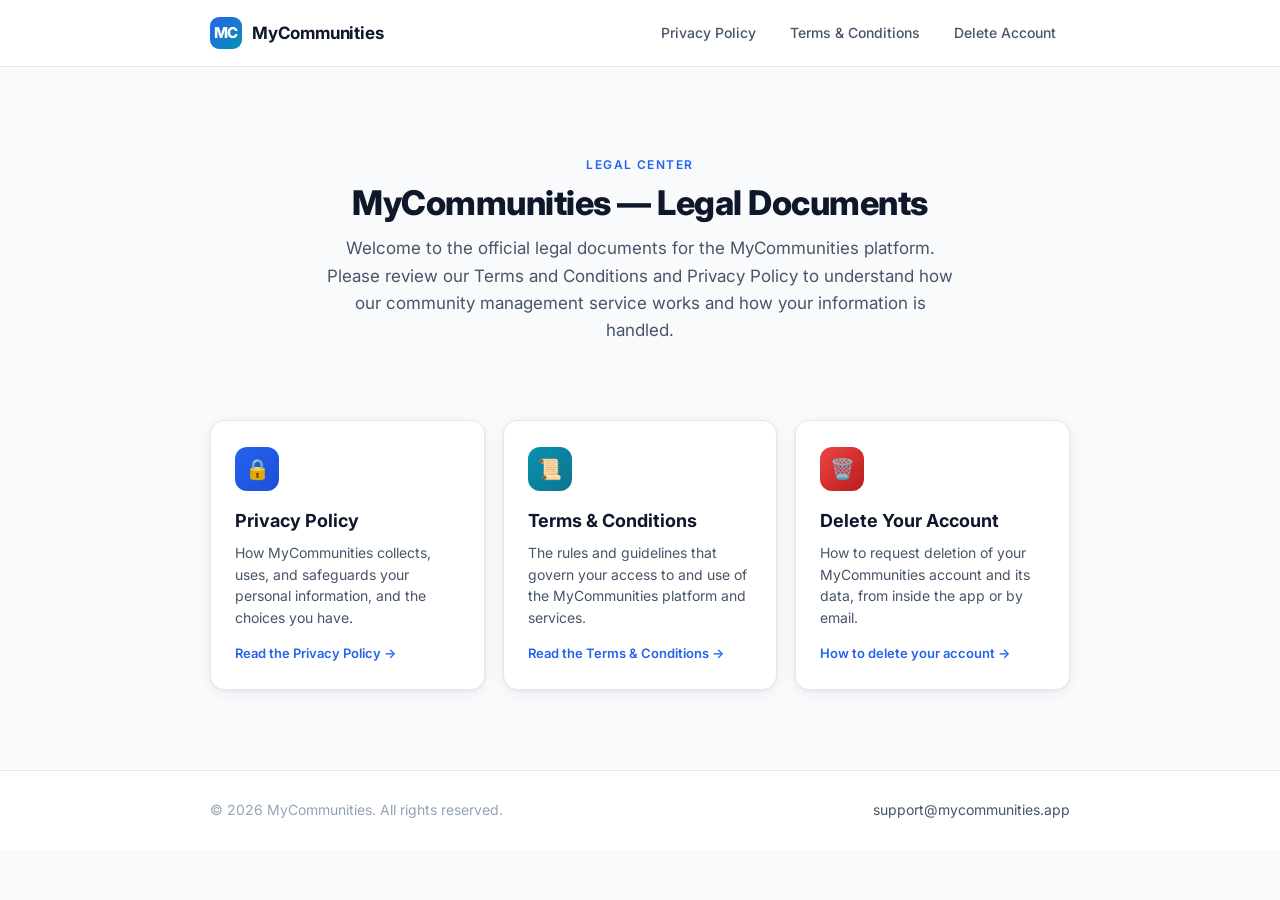
<file: index.html>
<!DOCTYPE html>
<html lang="en">
<head>
  <meta charset="UTF-8" />
  <meta name="viewport" content="width=device-width, initial-scale=1.0" />
  <title>Legal Documents — MyCommunities</title>
  <meta
    name="description"
    content="Official Terms and Conditions and Privacy Policy for the MyCommunities platform."
  />
  <link rel="preconnect" href="https://fonts.googleapis.com" />
  <link rel="preconnect" href="https://fonts.gstatic.com" crossorigin />
  <link
    href="https://fonts.googleapis.com/css2?family=Inter:wght@400;500;600;700;800&display=swap"
    rel="stylesheet"
  />
  <link rel="stylesheet" href="assets/style.css" />
  <link
    rel="icon"
    href="data:image/svg+xml,<svg xmlns='http://www.w3.org/2000/svg' viewBox='0 0 100 100'><text y='.9em' font-size='90'>🏘️</text></svg>"
  />
</head>
<body>
  <header class="site-header">
    <div class="inner">
      <a class="brand" href="index.html">
        <span class="logo">MC</span>
        <span>MyCommunities</span>
      </a>
      <nav class="site-nav">
        <a href="privacy.html">Privacy Policy</a>
        <a href="terms.html">Terms &amp; Conditions</a>
        <a href="delete-account.html">Delete Account</a>
      </nav>
    </div>
  </header>

  <main>
    <section class="landing-hero">
      <p class="eyebrow">Legal Center</p>
      <h1>MyCommunities — Legal Documents</h1>
      <p class="lead">
        Welcome to the official legal documents for the MyCommunities platform.
        Please review our Terms and Conditions and Privacy Policy to understand
        how our community management service works and how your information is
        handled.
      </p>
    </section>

    <div class="docs-grid">
      <a class="doc-tile" href="privacy.html">
        <div class="icon privacy">🔒</div>
        <h2>Privacy Policy</h2>
        <p>
          How MyCommunities collects, uses, and safeguards your personal
          information, and the choices you have.
        </p>
        <div class="meta">Read the Privacy Policy →</div>
      </a>

      <a class="doc-tile" href="terms.html">
        <div class="icon terms">📜</div>
        <h2>Terms &amp; Conditions</h2>
        <p>
          The rules and guidelines that govern your access to and use of the
          MyCommunities platform and services.
        </p>
        <div class="meta">Read the Terms &amp; Conditions →</div>
      </a>

      <a class="doc-tile" href="delete-account.html">
        <div class="icon deletion">🗑️</div>
        <h2>Delete Your Account</h2>
        <p>
          How to request deletion of your MyCommunities account and its data, from
          inside the app or by email.
        </p>
        <div class="meta">How to delete your account →</div>
      </a>
    </div>
  </main>

  <footer class="site-footer">
    <div class="inner">
      <span>© 2026 MyCommunities. All rights reserved.</span>
      <a href="mailto:support@mycommunities.app">support@mycommunities.app</a>
    </div>
  </footer>
</body>
</html>
</file>
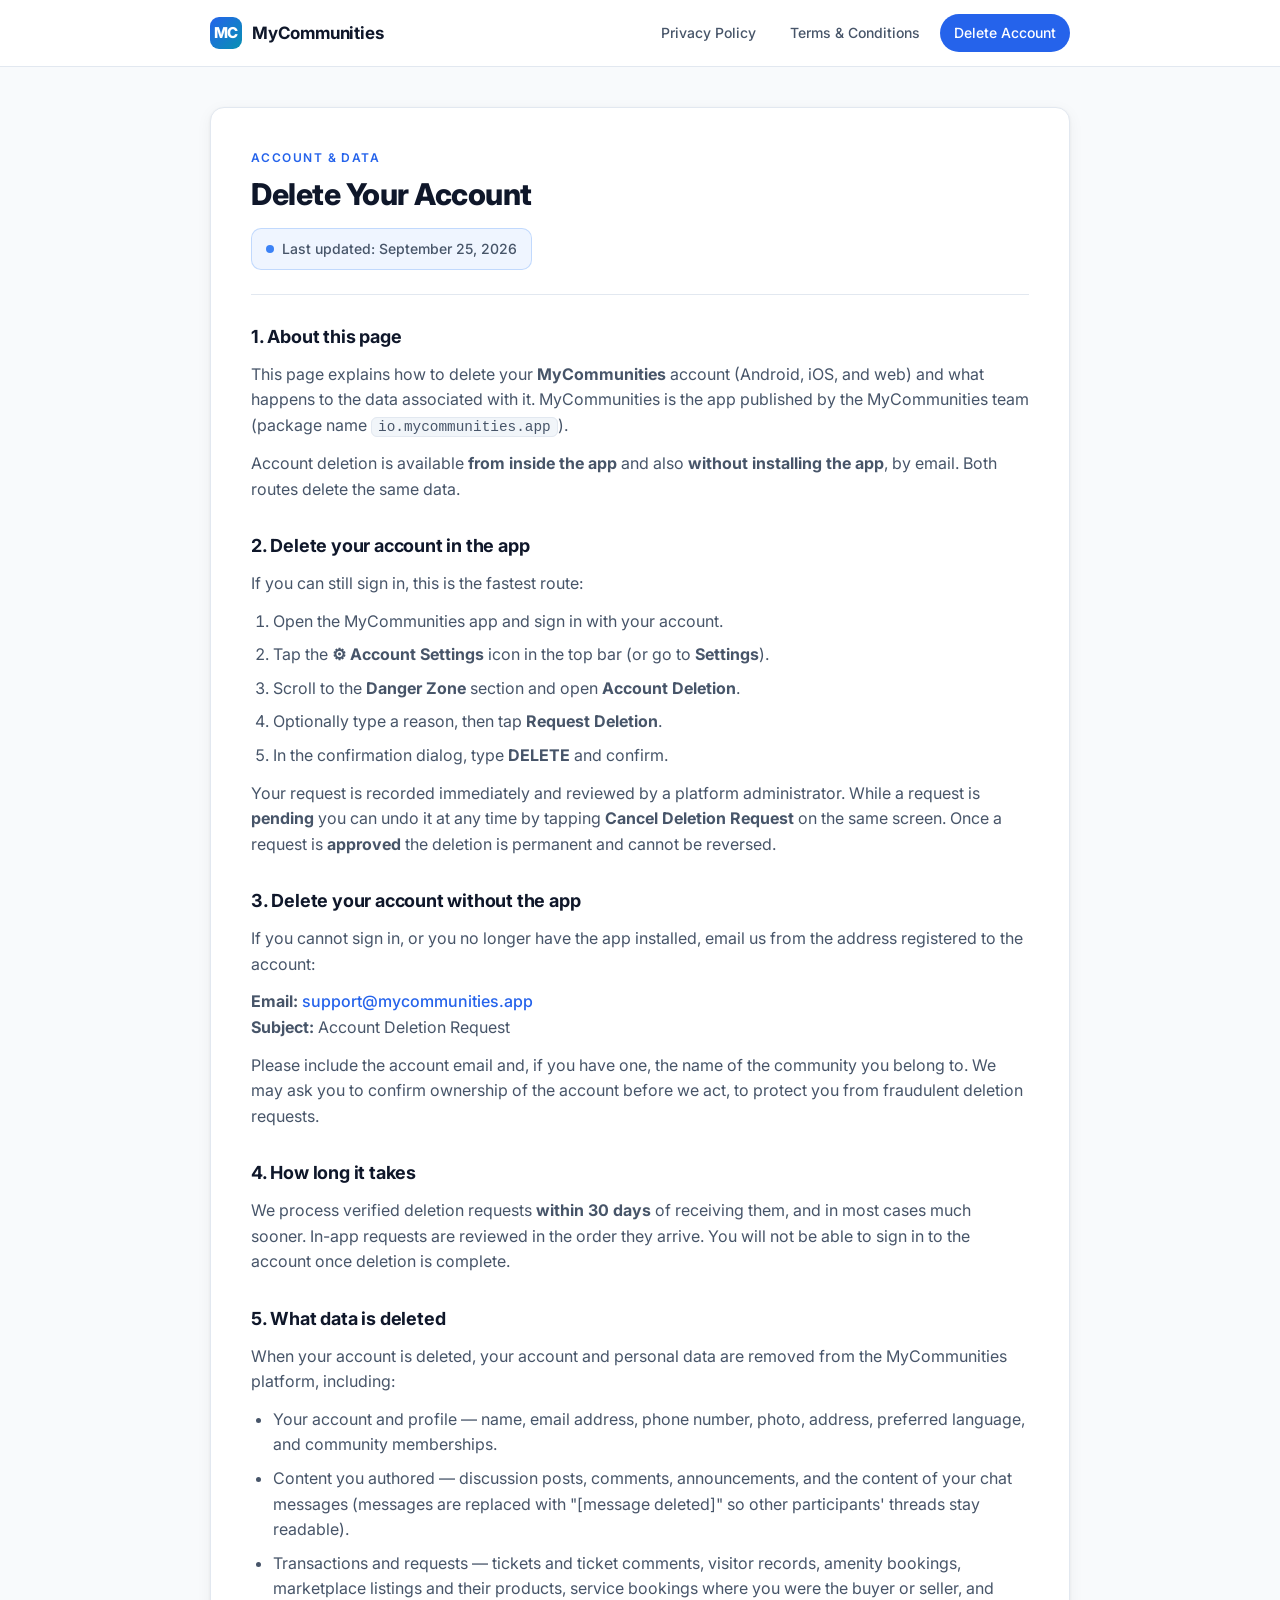
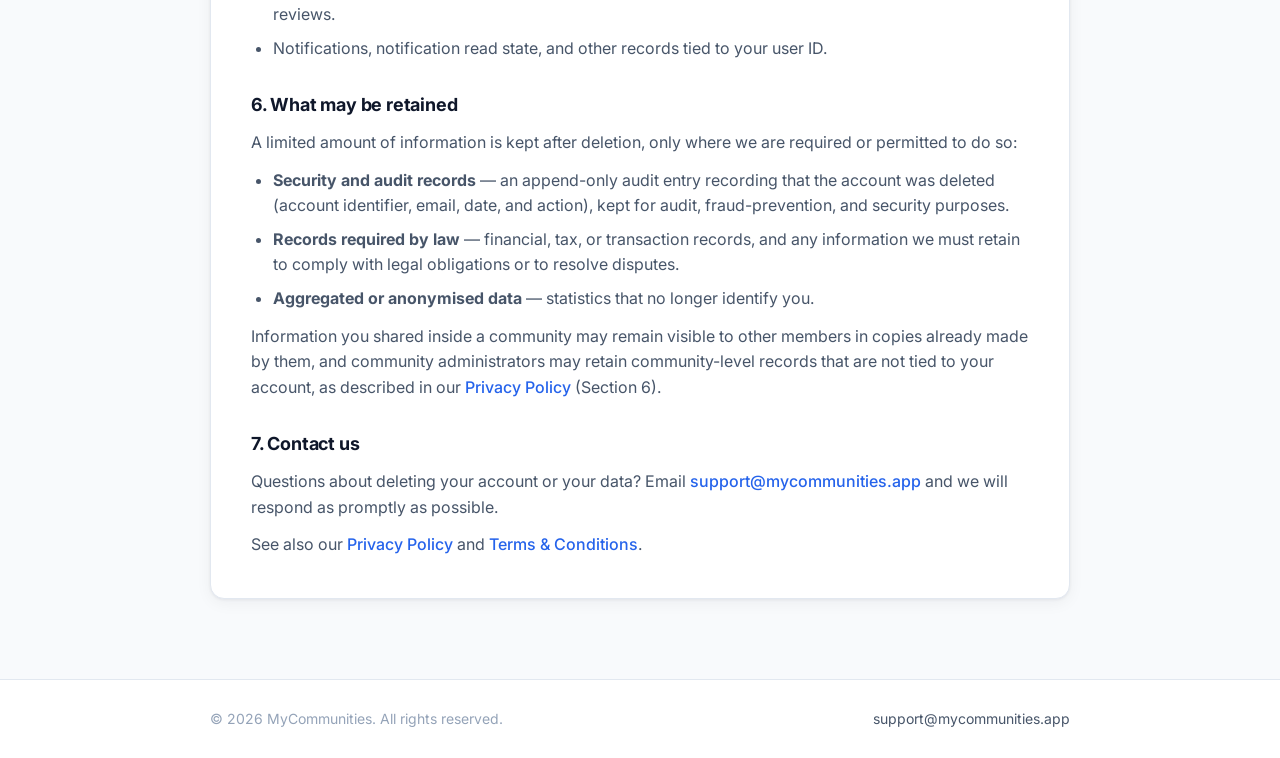
<file: delete-account.html>
<!DOCTYPE html>
<html lang="en">
<head>
  <meta charset="UTF-8" />
  <meta name="viewport" content="width=device-width, initial-scale=1.0" />
  <title>Delete Your Account — MyCommunities</title>
  <meta
    name="description"
    content="How to delete your MyCommunities account and the personal data associated with it — from inside the app or by email."
  />
  <link rel="preconnect" href="https://fonts.googleapis.com" />
  <link rel="preconnect" href="https://fonts.gstatic.com" crossorigin />
  <link
    href="https://fonts.googleapis.com/css2?family=Inter:wght@400;500;600;700;800&display=swap"
    rel="stylesheet"
  />
  <link rel="stylesheet" href="assets/style.css" />
  <link
    rel="icon"
    href="data:image/svg+xml,<svg xmlns='http://www.w3.org/2000/svg' viewBox='0 0 100 100'><text y='.9em' font-size='90'>🏘️</text></svg>"
  />
</head>
<body>
  <header class="site-header">
    <div class="inner">
      <a class="brand" href="index.html">
        <span class="logo">MC</span>
        <span>MyCommunities</span>
      </a>
      <nav class="site-nav">
        <a href="privacy.html">Privacy Policy</a>
        <a href="terms.html">Terms &amp; Conditions</a>
        <a class="active" href="delete-account.html">Delete Account</a>
      </nav>
    </div>
  </header>

  <main>
    <div class="document-card">
      <div class="doc-header">
        <p class="eyebrow">Account &amp; Data</p>
        <h1>Delete Your Account</h1>
        <span class="updated-banner">
          <span class="dot"></span>
          Last updated: September 25, 2026
        </span>
      </div>

      <section class="legal-section">
        <h2>1. About this page</h2>
        <p>
          This page explains how to delete your <strong>MyCommunities</strong>
          account (Android, iOS, and web) and what happens to the data associated
          with it. MyCommunities is the app published by the MyCommunities team
          (package name <code>io.mycommunities.app</code>).
        </p>
        <p>
          Account deletion is available <strong>from inside the app</strong> and
          also <strong>without installing the app</strong>, by email. Both routes
          delete the same data.
        </p>
      </section>

      <section class="legal-section">
        <h2>2. Delete your account in the app</h2>
        <p>If you can still sign in, this is the fastest route:</p>
        <ol>
          <li>Open the MyCommunities app and sign in with your account.</li>
          <li>
            Tap the <strong>⚙ Account Settings</strong> icon in the top bar (or go
            to <strong>Settings</strong>).
          </li>
          <li>
            Scroll to the <strong>Danger Zone</strong> section and open
            <strong>Account Deletion</strong>.
          </li>
          <li>
            Optionally type a reason, then tap <strong>Request Deletion</strong>.
          </li>
          <li>
            In the confirmation dialog, type <strong>DELETE</strong> and confirm.
          </li>
        </ol>
        <p>
          Your request is recorded immediately and reviewed by a platform
          administrator. While a request is <strong>pending</strong> you can undo it
          at any time by tapping <strong>Cancel Deletion Request</strong> on the same
          screen. Once a request is <strong>approved</strong> the deletion is
          permanent and cannot be reversed.
        </p>
      </section>

      <section class="legal-section">
        <h2>3. Delete your account without the app</h2>
        <p>
          If you cannot sign in, or you no longer have the app installed, email us
          from the address registered to the account:
        </p>
        <p>
          <strong>Email:</strong>
          <a href="mailto:support@mycommunities.app?subject=Account%20Deletion%20Request">support@mycommunities.app</a>
          <br />
          <strong>Subject:</strong> Account Deletion Request
        </p>
        <p>
          Please include the account email and, if you have one, the name of the
          community you belong to. We may ask you to confirm ownership of the
          account before we act, to protect you from fraudulent deletion requests.
        </p>
      </section>

      <section class="legal-section">
        <h2>4. How long it takes</h2>
        <p>
          We process verified deletion requests <strong>within 30 days</strong> of
          receiving them, and in most cases much sooner. In-app requests are
          reviewed in the order they arrive. You will not be able to sign in to the
          account once deletion is complete.
        </p>
      </section>

      <section class="legal-section">
        <h2>5. What data is deleted</h2>
        <p>
          When your account is deleted, your account and personal data are removed
          from the MyCommunities platform, including:
        </p>
        <ul>
          <li>
            Your account and profile — name, email address, phone number, photo,
            address, preferred language, and community memberships.
          </li>
          <li>
            Content you authored — discussion posts, comments, announcements, and
            the content of your chat messages (messages are replaced with
            &quot;[message deleted]&quot; so other participants' threads stay
            readable).
          </li>
          <li>
            Transactions and requests — tickets and ticket comments, visitor
            records, amenity bookings, marketplace listings and their products,
            service bookings where you were the buyer or seller, and reviews.
          </li>
          <li>
            Notifications, notification read state, and other records tied to your
            user ID.
          </li>
        </ul>
      </section>

      <section class="legal-section">
        <h2>6. What may be retained</h2>
        <p>
          A limited amount of information is kept after deletion, only where we are
          required or permitted to do so:
        </p>
        <ul>
          <li>
            <strong>Security and audit records</strong> — an append-only audit entry
            recording that the account was deleted (account identifier, email, date,
            and action), kept for audit, fraud-prevention, and security purposes.
          </li>
          <li>
            <strong>Records required by law</strong> — financial, tax, or
            transaction records, and any information we must retain to comply with
            legal obligations or to resolve disputes.
          </li>
          <li>
            <strong>Aggregated or anonymised data</strong> — statistics that no
            longer identify you.
          </li>
        </ul>
        <p>
          Information you shared inside a community may remain visible to other
          members in copies already made by them, and community administrators may
          retain community-level records that are not tied to your account, as
          described in our <a href="privacy.html">Privacy Policy</a> (Section 6).
        </p>
      </section>

      <section class="legal-section">
        <h2>7. Contact us</h2>
        <p>
          Questions about deleting your account or your data? Email
          <a href="mailto:support@mycommunities.app">support@mycommunities.app</a>
          and we will respond as promptly as possible.
        </p>
        <p>
          See also our <a href="privacy.html">Privacy Policy</a> and
          <a href="terms.html">Terms &amp; Conditions</a>.
        </p>
      </section>
    </div>
  </main>

  <footer class="site-footer">
    <div class="inner">
      <span>© 2026 MyCommunities. All rights reserved.</span>
      <a href="mailto:support@mycommunities.app">support@mycommunities.app</a>
    </div>
  </footer>
</body>
</html>
</file>
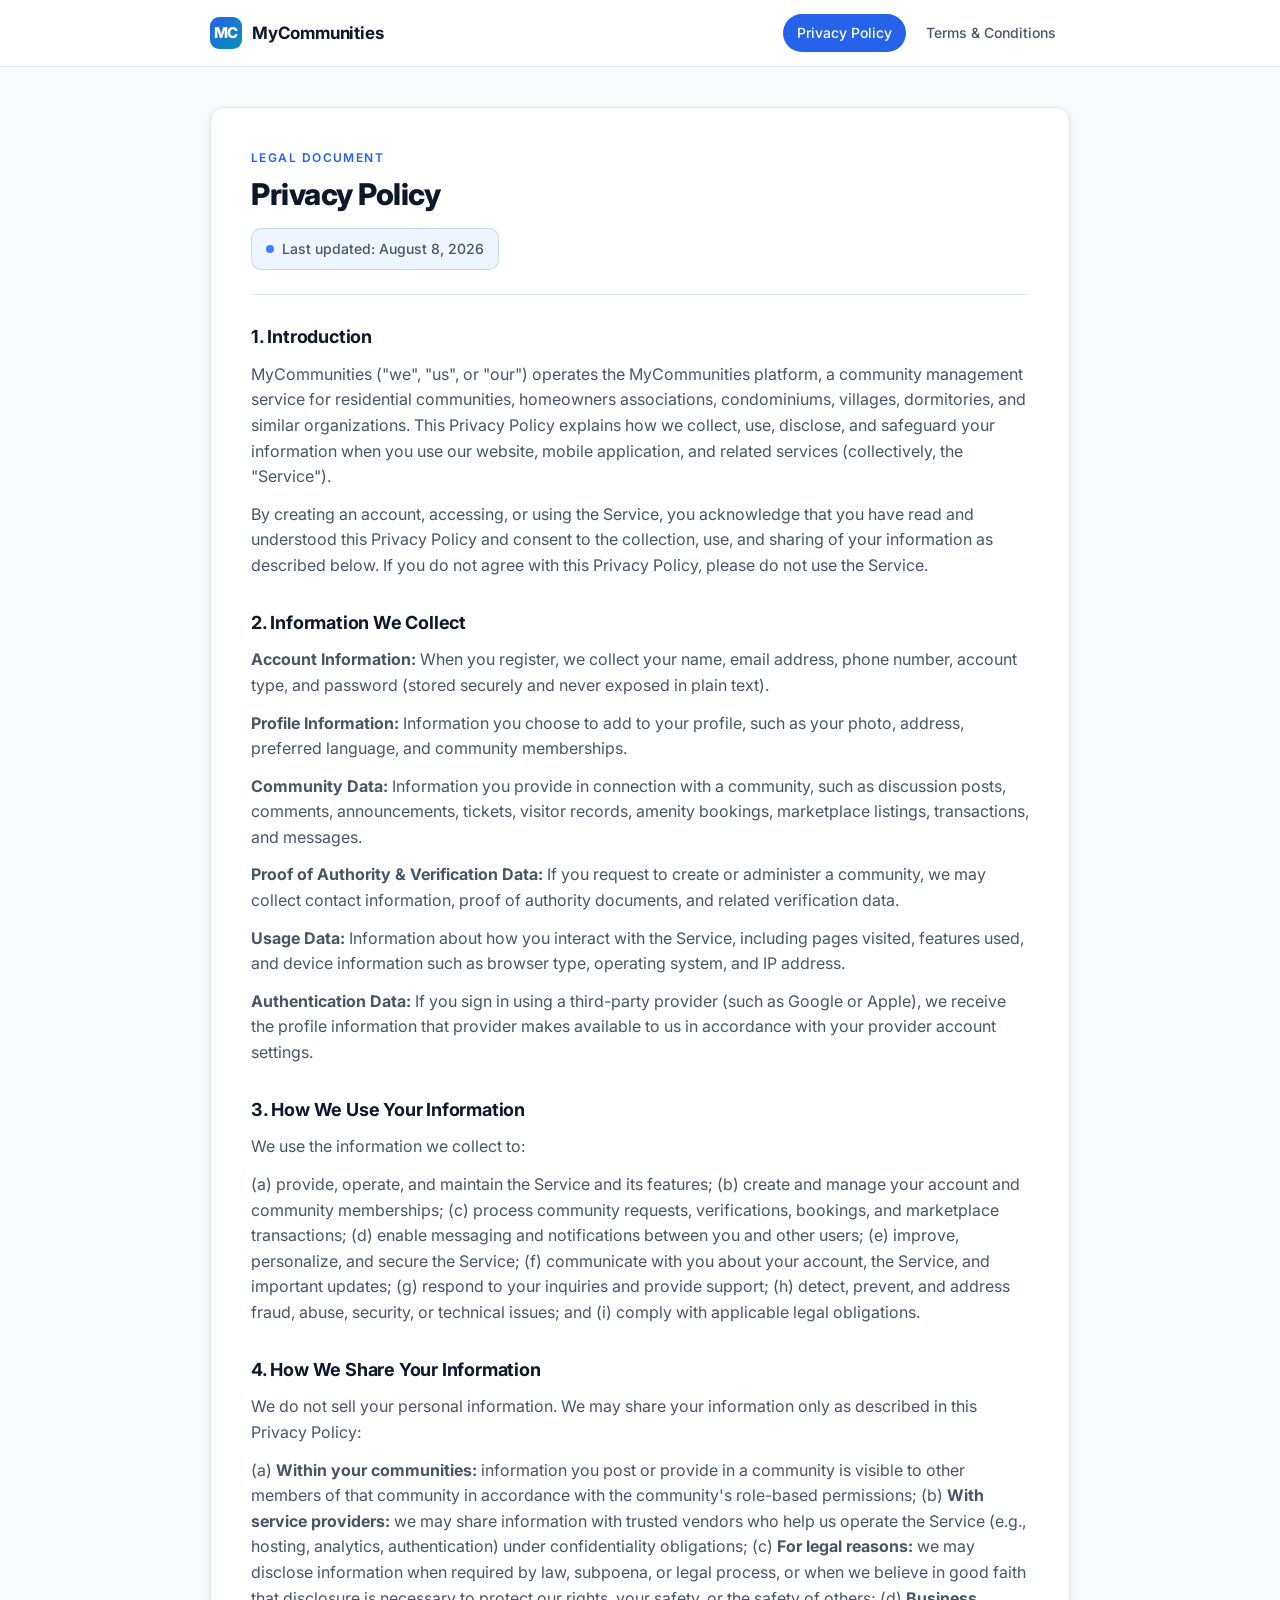
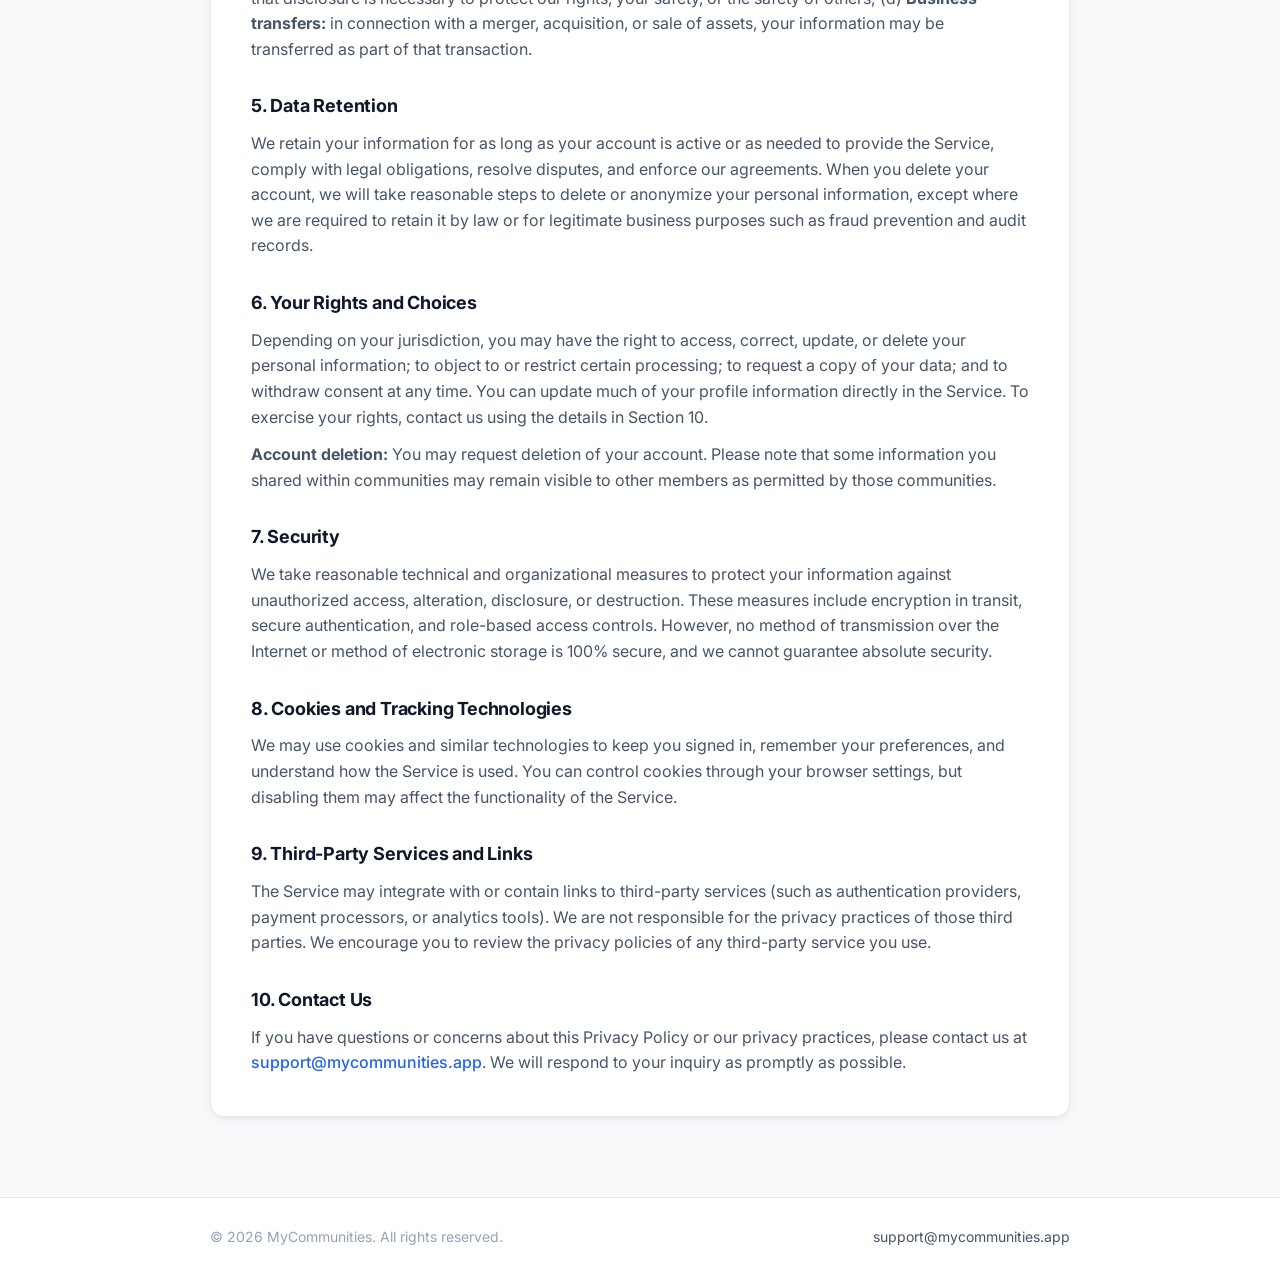
<file: privacy.html>
<!DOCTYPE html>
<html lang="en">
<head>
  <meta charset="UTF-8" />
  <meta name="viewport" content="width=device-width, initial-scale=1.0" />
  <title>Privacy Policy — MyCommunities</title>
  <meta
    name="description"
    content="Privacy Policy for the MyCommunities platform — how we collect, use, disclose, and safeguard your information."
  />
  <link rel="preconnect" href="https://fonts.googleapis.com" />
  <link rel="preconnect" href="https://fonts.gstatic.com" crossorigin />
  <link
    href="https://fonts.googleapis.com/css2?family=Inter:wght@400;500;600;700;800&display=swap"
    rel="stylesheet"
  />
  <link rel="stylesheet" href="assets/style.css" />
  <link
    rel="icon"
    href="data:image/svg+xml,<svg xmlns='http://www.w3.org/2000/svg' viewBox='0 0 100 100'><text y='.9em' font-size='90'>🏘️</text></svg>"
  />
</head>
<body>
  <header class="site-header">
    <div class="inner">
      <a class="brand" href="index.html">
        <span class="logo">MC</span>
        <span>MyCommunities</span>
      </a>
      <nav class="site-nav">
        <a class="active" href="privacy.html">Privacy Policy</a>
        <a href="terms.html">Terms &amp; Conditions</a>
      </nav>
    </div>
  </header>

  <main>
    <div class="document-card">
      <div class="doc-header">
        <p class="eyebrow">Legal Document</p>
        <h1>Privacy Policy</h1>
        <span class="updated-banner">
          <span class="dot"></span>
          Last updated: August 8, 2026
        </span>
      </div>


      <section class="legal-section">
        <h2>1. Introduction</h2>
        <p>
          MyCommunities (&quot;we&quot;, &quot;us&quot;, or &quot;our&quot;) operates the MyCommunities
          platform, a community management service for residential communities,
          homeowners associations, condominiums, villages, dormitories, and similar
          organizations. This Privacy Policy explains how we collect, use, disclose,
          and safeguard your information when you use our website, mobile
          application, and related services (collectively, the &quot;Service&quot;).
        </p>
        <p>
          By creating an account, accessing, or using the Service, you acknowledge
          that you have read and understood this Privacy Policy and consent to the
          collection, use, and sharing of your information as described below. If
          you do not agree with this Privacy Policy, please do not use the Service.
        </p>
      </section>

      <section class="legal-section">
        <h2>2. Information We Collect</h2>
        <p>
          <strong>Account Information:</strong> When you register, we collect your
          name, email address, phone number, account type, and password (stored
          securely and never exposed in plain text).
        </p>
        <p>
          <strong>Profile Information:</strong> Information you choose to add to
          your profile, such as your photo, address, preferred language, and
          community memberships.
        </p>
        <p>
          <strong>Community Data:</strong> Information you provide in connection
          with a community, such as discussion posts, comments, announcements,
          tickets, visitor records, amenity bookings, marketplace listings,
          transactions, and messages.
        </p>
        <p>
          <strong>Proof of Authority &amp; Verification Data:</strong> If you request
          to create or administer a community, we may collect contact information,
          proof of authority documents, and related verification data.
        </p>
        <p>
          <strong>Usage Data:</strong> Information about how you interact with the
          Service, including pages visited, features used, and device information
          such as browser type, operating system, and IP address.
        </p>
        <p>
          <strong>Authentication Data:</strong> If you sign in using a third-party
          provider (such as Google or Apple), we receive the profile information
          that provider makes available to us in accordance with your provider
          account settings.
        </p>
      </section>

      <section class="legal-section">
        <h2>3. How We Use Your Information</h2>
        <p>We use the information we collect to:</p>
        <p>
          (a) provide, operate, and maintain the Service and its features; (b)
          create and manage your account and community memberships; (c) process
          community requests, verifications, bookings, and marketplace
          transactions; (d) enable messaging and notifications between you and
          other users; (e) improve, personalize, and secure the Service; (f)
          communicate with you about your account, the Service, and important
          updates; (g) respond to your inquiries and provide support; (h) detect,
          prevent, and address fraud, abuse, security, or technical issues; and (i)
          comply with applicable legal obligations.
        </p>
      </section>

      <section class="legal-section">
        <h2>4. How We Share Your Information</h2>
        <p>
          We do not sell your personal information. We may share your information
          only as described in this Privacy Policy:
        </p>
        <p>
          (a) <strong>Within your communities:</strong> information you post or
          provide in a community is visible to other members of that community in
          accordance with the community&#39;s role-based permissions; (b)
          <strong>With service providers:</strong> we may share information with
          trusted vendors who help us operate the Service (e.g., hosting,
          analytics, authentication) under confidentiality obligations; (c)
          <strong>For legal reasons:</strong> we may disclose information when
          required by law, subpoena, or legal process, or when we believe in good
          faith that disclosure is necessary to protect our rights, your safety, or
          the safety of others; (d) <strong>Business transfers:</strong> in
          connection with a merger, acquisition, or sale of assets, your
          information may be transferred as part of that transaction.
        </p>
      </section>


      <section class="legal-section">
        <h2>5. Data Retention</h2>
        <p>
          We retain your information for as long as your account is active or as
          needed to provide the Service, comply with legal obligations, resolve
          disputes, and enforce our agreements. When you delete your account, we
          will take reasonable steps to delete or anonymize your personal
          information, except where we are required to retain it by law or for
          legitimate business purposes such as fraud prevention and audit records.
        </p>
      </section>

      <section class="legal-section">
        <h2>6. Your Rights and Choices</h2>
        <p>
          Depending on your jurisdiction, you may have the right to access, correct,
          update, or delete your personal information; to object to or restrict
          certain processing; to request a copy of your data; and to withdraw
          consent at any time. You can update much of your profile information
          directly in the Service. To exercise your rights, contact us using the
          details in Section 10.
        </p>
        <p>
          <strong>Account deletion:</strong> You may request deletion of your
          account. Please note that some information you shared within communities
          may remain visible to other members as permitted by those communities.
        </p>
      </section>

      <section class="legal-section">
        <h2>7. Security</h2>
        <p>
          We take reasonable technical and organizational measures to protect your
          information against unauthorized access, alteration, disclosure, or
          destruction. These measures include encryption in transit, secure
          authentication, and role-based access controls. However, no method of
          transmission over the Internet or method of electronic storage is 100%
          secure, and we cannot guarantee absolute security.
        </p>
      </section>


      <section class="legal-section">
        <h2>8. Cookies and Tracking Technologies</h2>
        <p>
          We may use cookies and similar technologies to keep you signed in,
          remember your preferences, and understand how the Service is used. You
          can control cookies through your browser settings, but disabling them may
          affect the functionality of the Service.
        </p>
      </section>

      <section class="legal-section">
        <h2>9. Third-Party Services and Links</h2>
        <p>
          The Service may integrate with or contain links to third-party services
          (such as authentication providers, payment processors, or analytics
          tools). We are not responsible for the privacy practices of those third
          parties. We encourage you to review the privacy policies of any
          third-party service you use.
        </p>
      </section>

      <section class="legal-section">
        <h2>10. Contact Us</h2>
        <p>
          If you have questions or concerns about this Privacy Policy or our
          privacy practices, please contact us at
          <a href="mailto:support@mycommunities.app">support@mycommunities.app</a>.
          We will respond to your inquiry as promptly as possible.
        </p>
      </section>
    </div>
  </main>

  <footer class="site-footer">
    <div class="inner">
      <span>© 2026 MyCommunities. All rights reserved.</span>
      <a href="mailto:support@mycommunities.app">support@mycommunities.app</a>
    </div>
  </footer>
</body>
</html>
</file>
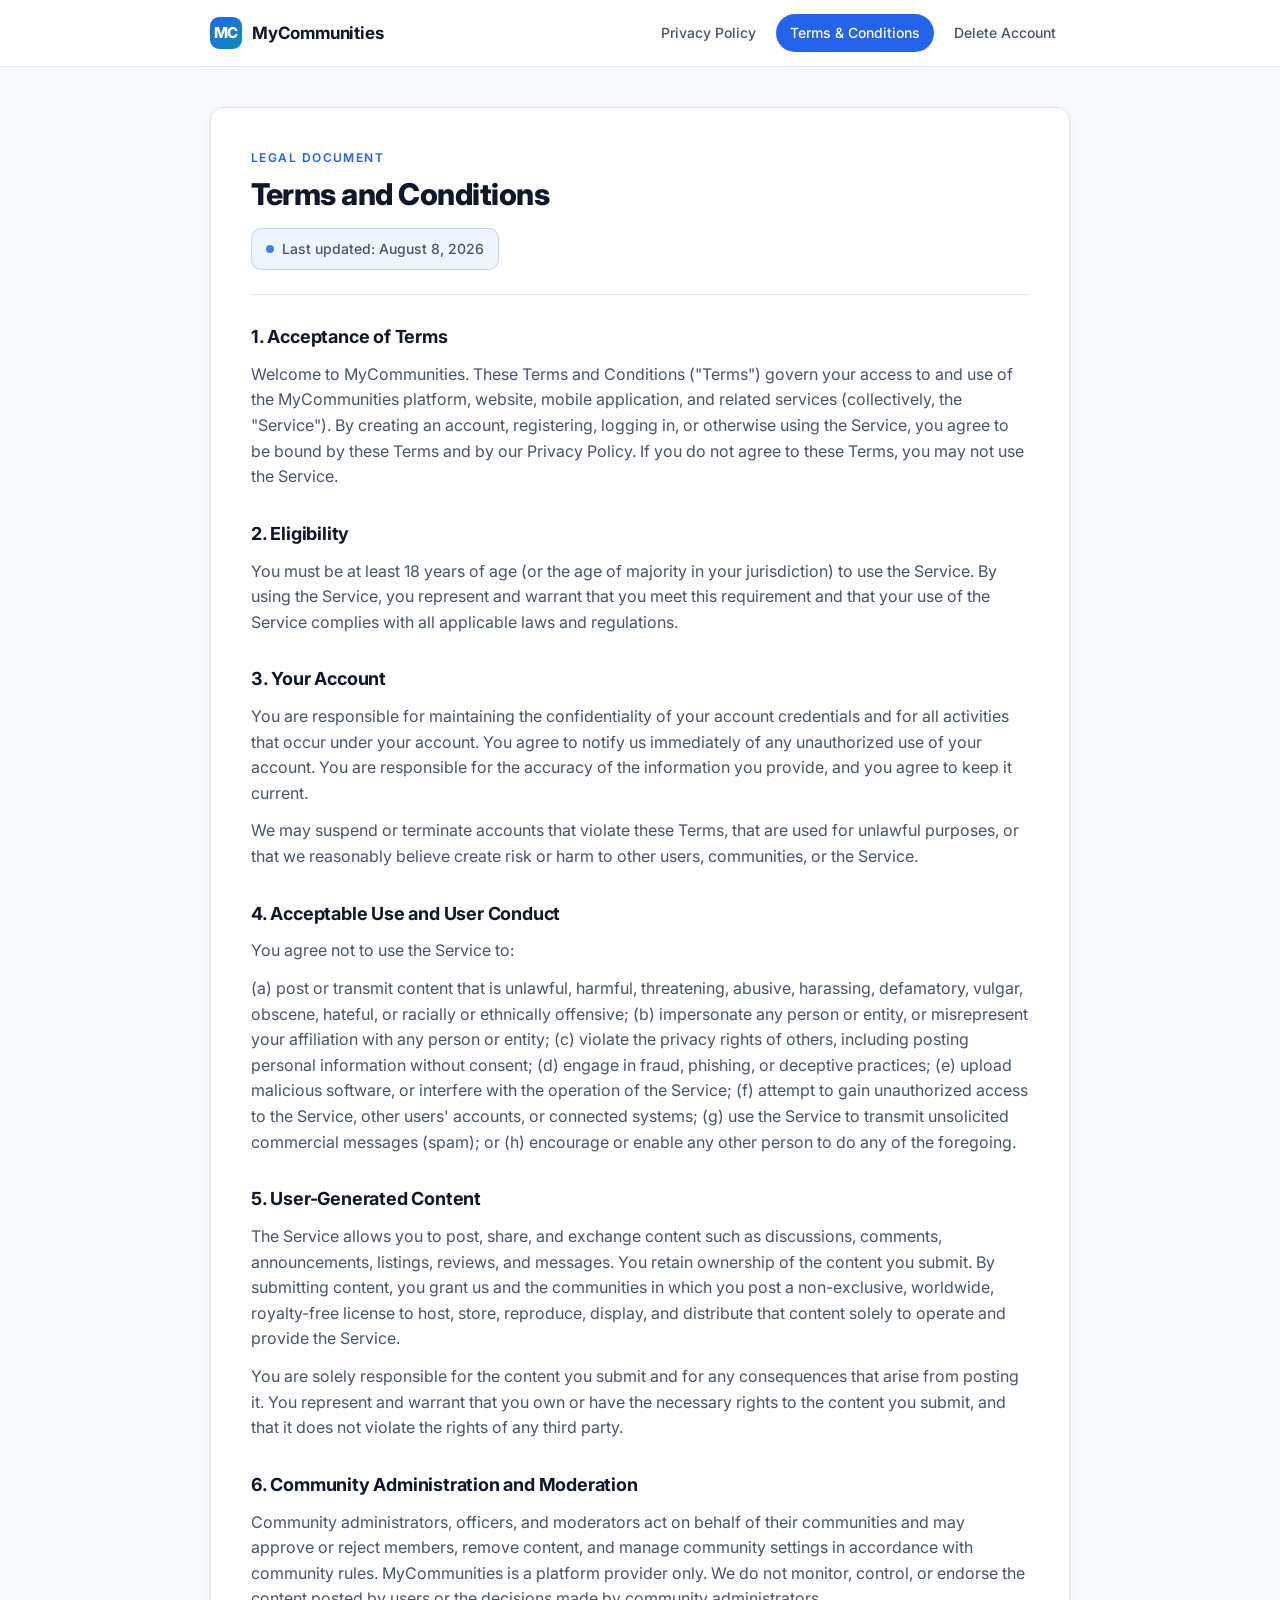
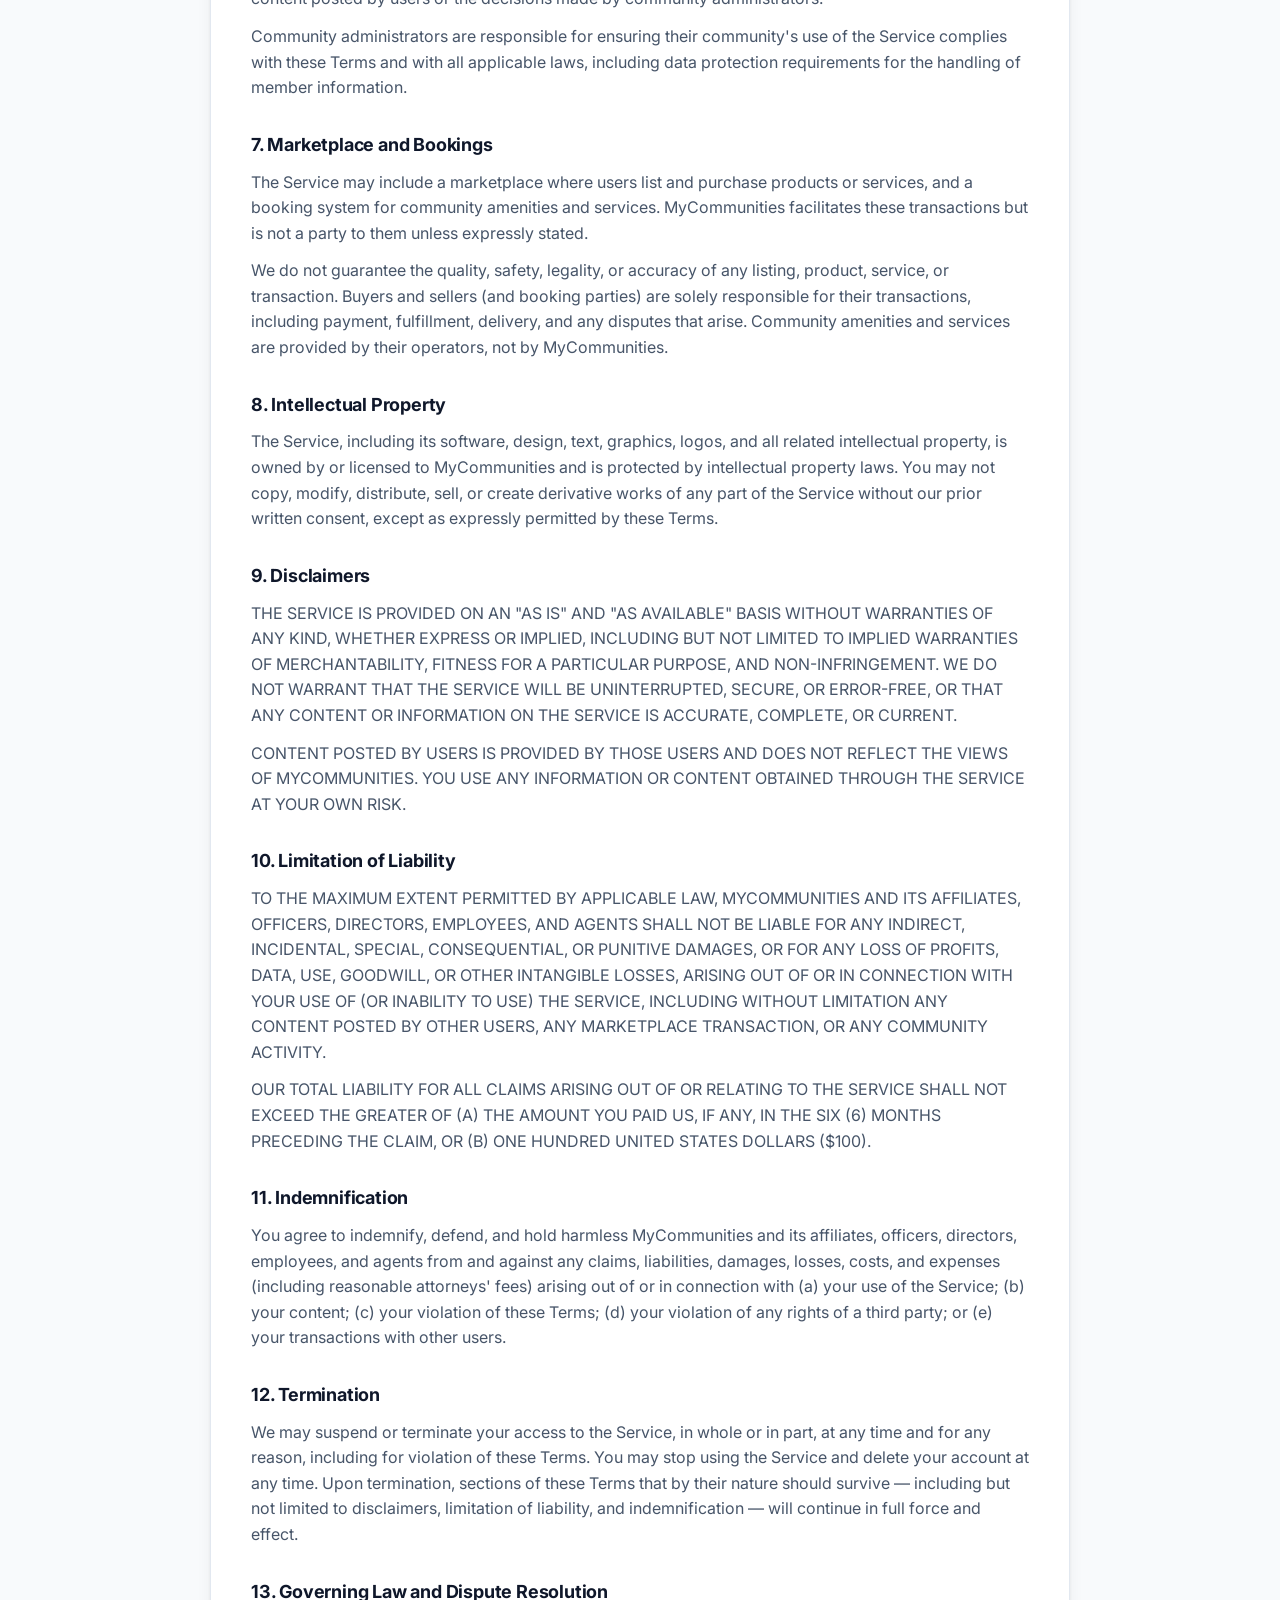
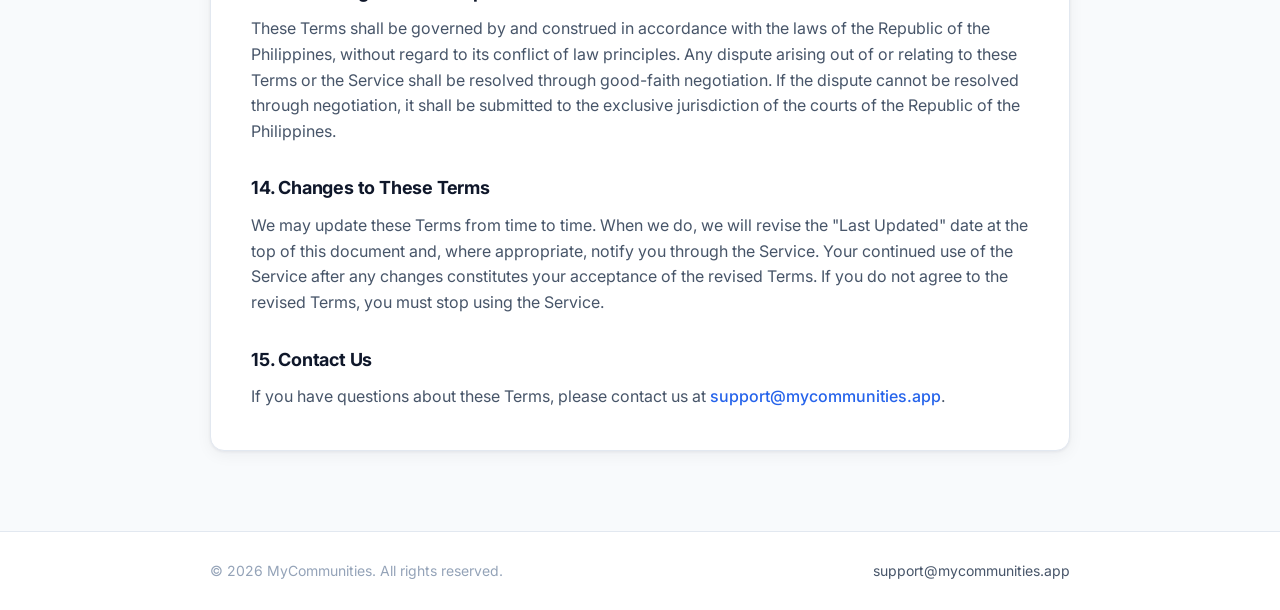
<file: terms.html>
<!DOCTYPE html>
<html lang="en">
<head>
  <meta charset="UTF-8" />
  <meta name="viewport" content="width=device-width, initial-scale=1.0" />
  <title>Terms and Conditions — MyCommunities</title>
  <meta
    name="description"
    content="Terms and Conditions for the MyCommunities platform — the rules and guidelines governing your access to and use of the Service."
  />
  <link rel="preconnect" href="https://fonts.googleapis.com" />
  <link rel="preconnect" href="https://fonts.gstatic.com" crossorigin />
  <link
    href="https://fonts.googleapis.com/css2?family=Inter:wght@400;500;600;700;800&display=swap"
    rel="stylesheet"
  />
  <link rel="stylesheet" href="assets/style.css" />
  <link
    rel="icon"
    href="data:image/svg+xml,<svg xmlns='http://www.w3.org/2000/svg' viewBox='0 0 100 100'><text y='.9em' font-size='90'>🏘️</text></svg>"
  />
</head>
<body>
  <header class="site-header">
    <div class="inner">
      <a class="brand" href="index.html">
        <span class="logo">MC</span>
        <span>MyCommunities</span>
      </a>
      <nav class="site-nav">
        <a href="privacy.html">Privacy Policy</a>
        <a class="active" href="terms.html">Terms &amp; Conditions</a>
        <a href="delete-account.html">Delete Account</a>
      </nav>
    </div>
  </header>

  <main>
    <div class="document-card">
      <div class="doc-header">
        <p class="eyebrow">Legal Document</p>
        <h1>Terms and Conditions</h1>
        <span class="updated-banner">
          <span class="dot"></span>
          Last updated: August 8, 2026
        </span>
      </div>

      <section class="legal-section">
        <h2>1. Acceptance of Terms</h2>
        <p>
          Welcome to MyCommunities. These Terms and Conditions (&quot;Terms&quot;)
          govern your access to and use of the MyCommunities platform, website,
          mobile application, and related services (collectively, the &quot;Service&quot;).
          By creating an account, registering, logging in, or otherwise using the
          Service, you agree to be bound by these Terms and by our Privacy Policy.
          If you do not agree to these Terms, you may not use the Service.
        </p>
      </section>

      <section class="legal-section">
        <h2>2. Eligibility</h2>
        <p>
          You must be at least 18 years of age (or the age of majority in your
          jurisdiction) to use the Service. By using the Service, you represent and
          warrant that you meet this requirement and that your use of the Service
          complies with all applicable laws and regulations.
        </p>
      </section>

      <section class="legal-section">
        <h2>3. Your Account</h2>
        <p>
          You are responsible for maintaining the confidentiality of your account
          credentials and for all activities that occur under your account. You
          agree to notify us immediately of any unauthorized use of your account.
          You are responsible for the accuracy of the information you provide, and
          you agree to keep it current.
        </p>
        <p>
          We may suspend or terminate accounts that violate these Terms, that are
          used for unlawful purposes, or that we reasonably believe create risk or
          harm to other users, communities, or the Service.
        </p>
      </section>

      <section class="legal-section">
        <h2>4. Acceptable Use and User Conduct</h2>
        <p>You agree not to use the Service to:</p>
        <p>
          (a) post or transmit content that is unlawful, harmful, threatening,
          abusive, harassing, defamatory, vulgar, obscene, hateful, or racially or
          ethnically offensive; (b) impersonate any person or entity, or
          misrepresent your affiliation with any person or entity; (c) violate the
          privacy rights of others, including posting personal information without
          consent; (d) engage in fraud, phishing, or deceptive practices; (e)
          upload malicious software, or interfere with the operation of the
          Service; (f) attempt to gain unauthorized access to the Service, other
          users&#39; accounts, or connected systems; (g) use the Service to transmit
          unsolicited commercial messages (spam); or (h) encourage or enable any
          other person to do any of the foregoing.
        </p>
      </section>

      <section class="legal-section">
        <h2>5. User-Generated Content</h2>
        <p>
          The Service allows you to post, share, and exchange content such as
          discussions, comments, announcements, listings, reviews, and messages.
          You retain ownership of the content you submit. By submitting content,
          you grant us and the communities in which you post a non-exclusive,
          worldwide, royalty-free license to host, store, reproduce, display, and
          distribute that content solely to operate and provide the Service.
        </p>
        <p>
          You are solely responsible for the content you submit and for any
          consequences that arise from posting it. You represent and warrant that
          you own or have the necessary rights to the content you submit, and that
          it does not violate the rights of any third party.
        </p>
      </section>

      <section class="legal-section">
        <h2>6. Community Administration and Moderation</h2>
        <p>
          Community administrators, officers, and moderators act on behalf of
          their communities and may approve or reject members, remove content, and
          manage community settings in accordance with community rules.
          MyCommunities is a platform provider only. We do not monitor, control, or
          endorse the content posted by users or the decisions made by community
          administrators.
        </p>
        <p>
          Community administrators are responsible for ensuring their
          community&#39;s use of the Service complies with these Terms and with all
          applicable laws, including data protection requirements for the handling
          of member information.
        </p>
      </section>

      <section class="legal-section">
        <h2>7. Marketplace and Bookings</h2>
        <p>
          The Service may include a marketplace where users list and purchase
          products or services, and a booking system for community amenities and
          services. MyCommunities facilitates these transactions but is not a party
          to them unless expressly stated.
        </p>
        <p>
          We do not guarantee the quality, safety, legality, or accuracy of any
          listing, product, service, or transaction. Buyers and sellers (and
          booking parties) are solely responsible for their transactions,
          including payment, fulfillment, delivery, and any disputes that arise.
          Community amenities and services are provided by their operators, not by
          MyCommunities.
        </p>
      </section>

      <section class="legal-section">
        <h2>8. Intellectual Property</h2>
        <p>
          The Service, including its software, design, text, graphics, logos, and
          all related intellectual property, is owned by or licensed to
          MyCommunities and is protected by intellectual property laws. You may not
          copy, modify, distribute, sell, or create derivative works of any part of
          the Service without our prior written consent, except as expressly
          permitted by these Terms.
        </p>
      </section>

      <section class="legal-section">
        <h2>9. Disclaimers</h2>
        <p>
          THE SERVICE IS PROVIDED ON AN &quot;AS IS&quot; AND &quot;AS AVAILABLE&quot; BASIS WITHOUT
          WARRANTIES OF ANY KIND, WHETHER EXPRESS OR IMPLIED, INCLUDING BUT NOT
          LIMITED TO IMPLIED WARRANTIES OF MERCHANTABILITY, FITNESS FOR A PARTICULAR
          PURPOSE, AND NON-INFRINGEMENT. WE DO NOT WARRANT THAT THE SERVICE WILL BE
          UNINTERRUPTED, SECURE, OR ERROR-FREE, OR THAT ANY CONTENT OR INFORMATION
          ON THE SERVICE IS ACCURATE, COMPLETE, OR CURRENT.
        </p>
        <p>
          CONTENT POSTED BY USERS IS PROVIDED BY THOSE USERS AND DOES NOT REFLECT
          THE VIEWS OF MYCOMMUNITIES. YOU USE ANY INFORMATION OR CONTENT OBTAINED
          THROUGH THE SERVICE AT YOUR OWN RISK.
        </p>
      </section>

      <section class="legal-section">
        <h2>10. Limitation of Liability</h2>
        <p>
          TO THE MAXIMUM EXTENT PERMITTED BY APPLICABLE LAW, MYCOMMUNITIES AND ITS
          AFFILIATES, OFFICERS, DIRECTORS, EMPLOYEES, AND AGENTS SHALL NOT BE
          LIABLE FOR ANY INDIRECT, INCIDENTAL, SPECIAL, CONSEQUENTIAL, OR PUNITIVE
          DAMAGES, OR FOR ANY LOSS OF PROFITS, DATA, USE, GOODWILL, OR OTHER
          INTANGIBLE LOSSES, ARISING OUT OF OR IN CONNECTION WITH YOUR USE OF (OR
          INABILITY TO USE) THE SERVICE, INCLUDING WITHOUT LIMITATION ANY CONTENT
          POSTED BY OTHER USERS, ANY MARKETPLACE TRANSACTION, OR ANY COMMUNITY
          ACTIVITY.
        </p>
        <p>
          OUR TOTAL LIABILITY FOR ALL CLAIMS ARISING OUT OF OR RELATING TO THE
          SERVICE SHALL NOT EXCEED THE GREATER OF (A) THE AMOUNT YOU PAID US, IF
          ANY, IN THE SIX (6) MONTHS PRECEDING THE CLAIM, OR (B) ONE HUNDRED UNITED
          STATES DOLLARS ($100).
        </p>
      </section>

      <section class="legal-section">
        <h2>11. Indemnification</h2>
        <p>
          You agree to indemnify, defend, and hold harmless MyCommunities and its
          affiliates, officers, directors, employees, and agents from and against
          any claims, liabilities, damages, losses, costs, and expenses (including
          reasonable attorneys&#39; fees) arising out of or in connection with (a) your
          use of the Service; (b) your content; (c) your violation of these Terms;
          (d) your violation of any rights of a third party; or (e) your
          transactions with other users.
        </p>
      </section>

      <section class="legal-section">
        <h2>12. Termination</h2>
        <p>
          We may suspend or terminate your access to the Service, in whole or in
          part, at any time and for any reason, including for violation of these
          Terms. You may stop using the Service and delete your account at any
          time. Upon termination, sections of these Terms that by their nature
          should survive — including but not limited to disclaimers, limitation of
          liability, and indemnification — will continue in full force and effect.
        </p>
      </section>

      <section class="legal-section">
        <h2>13. Governing Law and Dispute Resolution</h2>
        <p>
          These Terms shall be governed by and construed in accordance with the
          laws of the Republic of the Philippines, without regard to its conflict
          of law principles. Any dispute arising out of or relating to these Terms
          or the Service shall be resolved through good-faith negotiation. If the
          dispute cannot be resolved through negotiation, it shall be submitted to
          the exclusive jurisdiction of the courts of the Republic of the
          Philippines.
        </p>
      </section>

      <section class="legal-section">
        <h2>14. Changes to These Terms</h2>
        <p>
          We may update these Terms from time to time. When we do, we will revise
          the &quot;Last Updated&quot; date at the top of this document and, where
          appropriate, notify you through the Service. Your continued use of the
          Service after any changes constitutes your acceptance of the revised
          Terms. If you do not agree to the revised Terms, you must stop using the
          Service.
        </p>
      </section>

      <section class="legal-section">
        <h2>15. Contact Us</h2>
        <p>
          If you have questions about these Terms, please contact us at
          <a href="mailto:support@mycommunities.app">support@mycommunities.app</a>.
        </p>
      </section>
    </div>
  </main>

  <footer class="site-footer">
    <div class="inner">
      <span>© 2026 MyCommunities. All rights reserved.</span>
      <a href="mailto:support@mycommunities.app">support@mycommunities.app</a>
    </div>
  </footer>
</body>
</html>
</file>
<file: assets/style.css>
/* ==========================================================================
   MyCommunities — Legal Documents Site
   Brand colors sourced from lib/config/theme.dart (AppColors).
   Light, clean, mobile-first, print friendly.
   ========================================================================== */

:root {
  --primary: #2563EB;
  --primary-dark: #1D4ED8;
  --primary-light: #60A5FA;
  --primary-surface: #EFF6FF;
  --accent: #0891B2;
  --bg: #F8FAFC;
  --surface: #FFFFFF;
  --surface-alt: #F1F5F9;
  --border: #E2E8F0;
  --border-strong: #CBD5E1;
  --text-primary: #0F172A;
  --text-secondary: #475569;
  --text-muted: #94A3B8;
  --success: #10B981;
  --info: #3B82F6;
  --radius: 14px;
  --shadow: 0 1px 3px rgba(15, 23, 42, 0.06), 0 4px 16px rgba(15, 23, 42, 0.05);
}

* {
  margin: 0;
  padding: 0;
  box-sizing: border-box;
}

html {
  scroll-behavior: smooth;
}

body {
  font-family: "Inter", -apple-system, BlinkMacSystemFont, "Segoe UI", Roboto,
    "Helvetica Neue", Arial, sans-serif;
  background: var(--bg);
  color: var(--text-primary);
  line-height: 1.6;
  font-size: 16px;
  -webkit-font-smoothing: antialiased;
}

/* ---------- Top bar ---------- */
.site-header {
  position: sticky;
  top: 0;
  z-index: 100;
  background: rgba(255, 255, 255, 0.92);
  backdrop-filter: blur(8px);
  border-bottom: 1px solid var(--border);
}

.site-header .inner {
  max-width: 900px;
  margin: 0 auto;
  padding: 14px 20px;
  display: flex;
  align-items: center;
  justify-content: space-between;
  gap: 12px;
  flex-wrap: wrap;
}

.brand {
  display: flex;
  align-items: center;
  gap: 10px;
  font-weight: 700;
  font-size: 17px;
  color: var(--text-primary);
  text-decoration: none;
  letter-spacing: -0.2px;
}

.brand .logo {
  width: 32px;
  height: 32px;
  border-radius: 9px;
  background: linear-gradient(135deg, var(--primary), var(--accent));
  display: grid;
  place-items: center;
  color: #fff;
  font-size: 15px;
  font-weight: 800;
  flex-shrink: 0;
}

.site-nav {
  display: flex;
  align-items: center;
  gap: 6px;
  flex-wrap: wrap;
}

.site-nav a {
  font-size: 14px;
  font-weight: 500;
  color: var(--text-secondary);
  text-decoration: none;
  padding: 8px 14px;
  border-radius: 999px;
  transition: background 0.15s ease, color 0.15s ease;
}

.site-nav a:hover {
  background: var(--primary-surface);
  color: var(--primary-dark);
}

.site-nav a.active {
  background: var(--primary);
  color: #fff;
}

/* ---------- Layout ---------- */
main {
  max-width: 900px;
  margin: 0 auto;
  padding: 40px 20px 80px;
}

.document-card {
  background: var(--surface);
  border: 1px solid var(--border);
  border-radius: var(--radius);
  box-shadow: var(--shadow);
  padding: 40px;
}

@media (max-width: 640px) {
  .document-card {
    padding: 24px 20px;
  }
}

.doc-header {
  padding-bottom: 24px;
  border-bottom: 1px solid var(--border);
  margin-bottom: 28px;
}

.eyebrow {
  font-size: 12px;
  font-weight: 600;
  letter-spacing: 0.12em;
  text-transform: uppercase;
  color: var(--primary);
  margin-bottom: 8px;
}

h1 {
  font-size: 30px;
  font-weight: 800;
  letter-spacing: -0.5px;
  line-height: 1.2;
  color: var(--text-primary);
}

@media (max-width: 640px) {
  h1 {
    font-size: 24px;
  }
}

.updated-banner {
  display: inline-flex;
  align-items: center;
  gap: 8px;
  margin-top: 16px;
  padding: 9px 14px;
  border-radius: 10px;
  background: rgba(59, 130, 246, 0.08);
  border: 1px solid rgba(59, 130, 246, 0.25);
  color: var(--text-secondary);
  font-size: 14px;
  font-weight: 500;
}

.updated-banner .dot {
  width: 8px;
  height: 8px;
  border-radius: 50%;
  background: var(--info);
  flex-shrink: 0;
}

/* ---------- Sections ---------- */
section.legal-section {
  margin-bottom: 30px;
}

section.legal-section:last-of-type {
  margin-bottom: 0;
}

section.legal-section h2 {
  font-size: 18px;
  font-weight: 700;
  color: var(--text-primary);
  margin-bottom: 10px;
  letter-spacing: -0.2px;
}

section.legal-section p {
  color: var(--text-secondary);
  margin-bottom: 12px;
}

section.legal-section p:last-child {
  margin-bottom: 0;
}

section.legal-section a {
  color: var(--primary);
  text-decoration: none;
  font-weight: 500;
}

section.legal-section a:hover {
  text-decoration: underline;
  color: var(--primary-dark);
}

section.legal-section ul,
section.legal-section ol {
  color: var(--text-secondary);
  margin: 0 0 12px 22px;
}

section.legal-section li {
  margin-bottom: 8px;
}

section.legal-section code {
  font-family: ui-monospace, SFMono-Regular, "SF Mono", Menlo, Consolas,
    "Liberation Mono", monospace;
  font-size: 0.9em;
  background: var(--surface-alt);
  border: 1px solid var(--border);
  border-radius: 6px;
  padding: 1px 6px;
}

/* ---------- Landing / index page ---------- */
.landing-hero {
  text-align: center;
  padding: 48px 8px 40px;
}

.landing-hero h1 {
  font-size: 34px;
  margin-bottom: 12px;
}

.landing-hero p.lead {
  max-width: 640px;
  margin: 0 auto;
  color: var(--text-secondary);
  font-size: 17px;
}

.docs-grid {
  display: grid;
  grid-template-columns: repeat(auto-fit, minmax(260px, 1fr));
  gap: 18px;
  margin-top: 36px;
}

.doc-tile {
  display: block;
  background: var(--surface);
  border: 1px solid var(--border);
  border-radius: var(--radius);
  box-shadow: var(--shadow);
  padding: 26px 24px;
  text-decoration: none;
  color: inherit;
  transition: transform 0.15s ease, border-color 0.15s ease, box-shadow 0.15s ease;
}

.doc-tile:hover {
  transform: translateY(-3px);
  border-color: var(--primary-light);
  box-shadow: 0 8px 28px rgba(37, 99, 235, 0.14);
}

.doc-tile .icon {
  width: 44px;
  height: 44px;
  border-radius: 12px;
  display: grid;
  place-items: center;
  font-size: 20px;
  margin-bottom: 16px;
  color: #fff;
}

.doc-tile .icon.privacy {
  background: linear-gradient(135deg, var(--primary), var(--primary-dark));
}

.doc-tile .icon.terms {
  background: linear-gradient(135deg, var(--accent), #0E7490);
}

.doc-tile .icon.deletion {
  background: linear-gradient(135deg, #EF4444, #B91C1C);
}

.doc-tile h2 {
  font-size: 18px;
  font-weight: 700;
  margin-bottom: 6px;
  color: var(--text-primary);
}

.doc-tile p {
  font-size: 14px;
  color: var(--text-secondary);
  line-height: 1.55;
}

.doc-tile .meta {
  margin-top: 14px;
  font-size: 13px;
  font-weight: 600;
  color: var(--primary);
}

/* ---------- Footer ---------- */
.site-footer {
  border-top: 1px solid var(--border);
  background: var(--surface);
}

.site-footer .inner {
  max-width: 900px;
  margin: 0 auto;
  padding: 28px 20px;
  display: flex;
  align-items: center;
  justify-content: space-between;
  gap: 12px;
  flex-wrap: wrap;
  color: var(--text-muted);
  font-size: 14px;
}

.site-footer a {
  color: var(--text-secondary);
  text-decoration: none;
}

.site-footer a:hover {
  color: var(--primary);
}

/* ---------- Print ---------- */
@media print {
  .site-header,
  .site-footer,
  .site-nav {
    display: none;
  }

  body {
    background: #fff;
    font-size: 12px;
  }

  main {
    padding: 0;
  }

  .document-card {
    border: none;
    box-shadow: none;
    padding: 0;
  }
}
</file>
